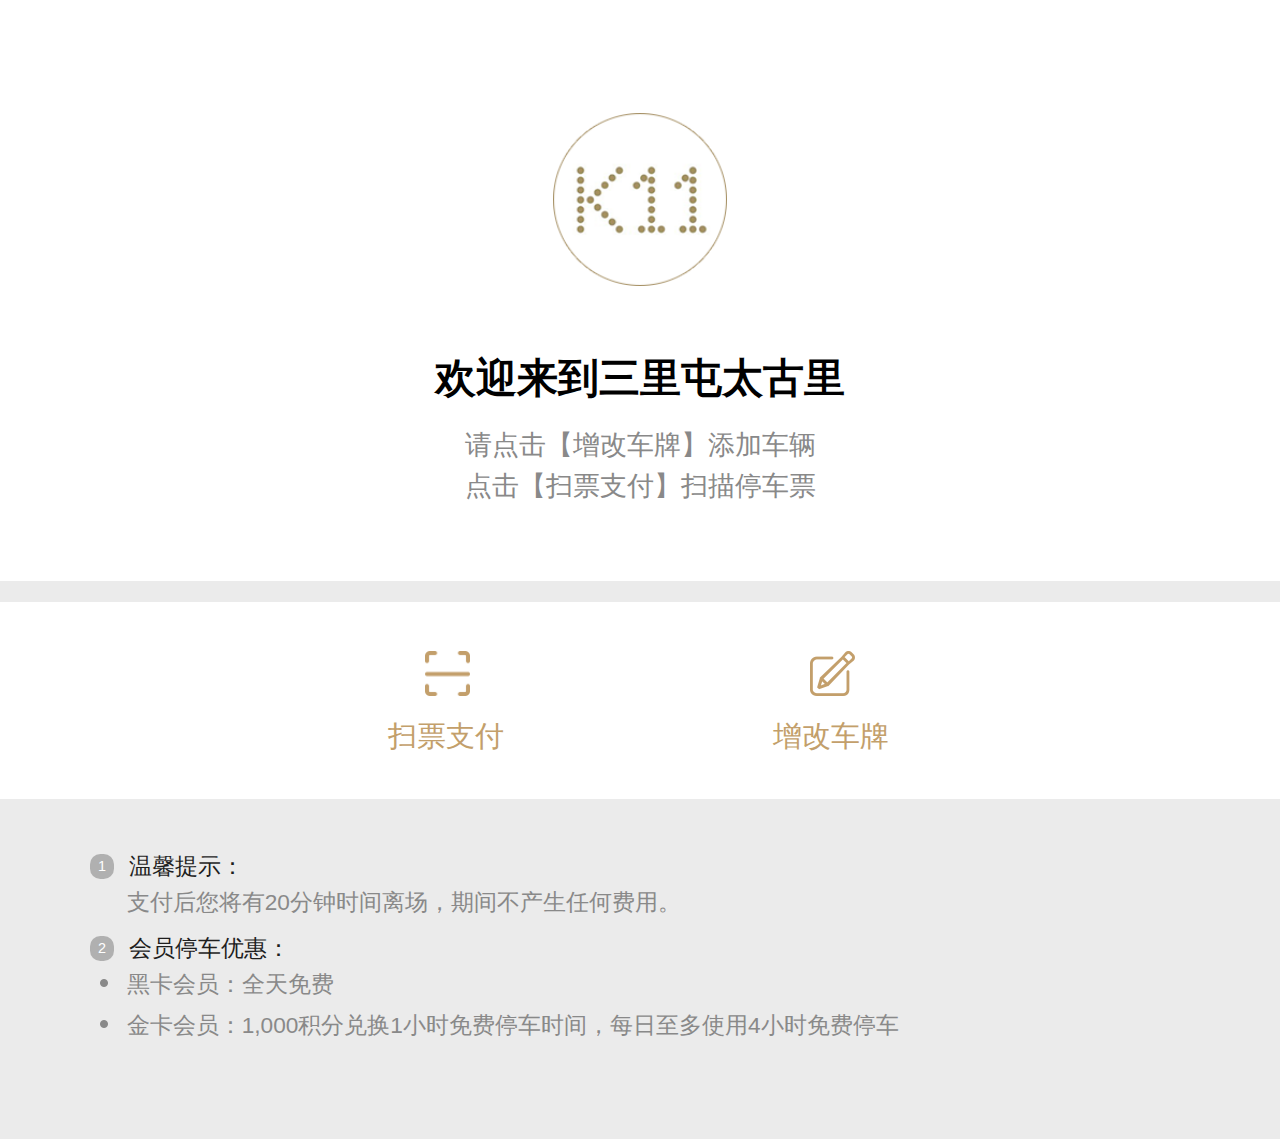
<file: index.html>
<!DOCTYPE html>
<html>

	<head>
		<meta charset="UTF-8">
		<meta name="viewport" content="width=device-width,initial-scale=1,minimum-scale=1,maximum-scale=1,user-scalable=no" />
		<title>支付离场</title>
		<script type="text/javascript" src="js/loading.js" ></script>
		<link rel="stylesheet" href="css/common.css" />
		<link rel="stylesheet" href="css/index.css" />
		<script type="text/javascript" src="js/jquery-2.1.0.js"></script>
	</head>

	<body>
		<!--welcome -->
		<div class="welcome">
			<img class="logo" src="images/logo.png" />
			<h3>欢迎来到三里屯太古里</h3>
			<p class="font">请点击【增改车牌】添加车辆  </p>
			<p class="font">点击【扫票支付】扫描停车票  </p>
		</div>
		<!--welcome end-->
		<!--nav pay-->
		<div class="scan_pay nav">
			<div class="navContent">
				<dl class="navImg">
					<dt ></dt>
					<dd>扫票支付</dd>
				</dl>
				<dl class="navImg addChange">
					<dt ></dt>
					<dd>增改车牌</dd>
				</dl>
			</div>
		</div>
		<!--nav pay end-->
		<!--tip-->
	<div class="tip">
			<p>
				<laber>1</laber>
				温馨提示：<br /> 
				<span>支付后您将有20分钟时间离场，期间不产生任何费用。</span>
			</p>
			<p class="add_dian">
				<laber>2</laber>
				会员停车优惠：<br />
				<span>黑卡会员：全天免费</span><br />
				<span>金卡会员：1,000积分兑换1小时免费停车时间，每日至多使用4小时免费停车</span>
			</p>
		</div>
		<!--tip end-->
	</body>

</html>
</file>
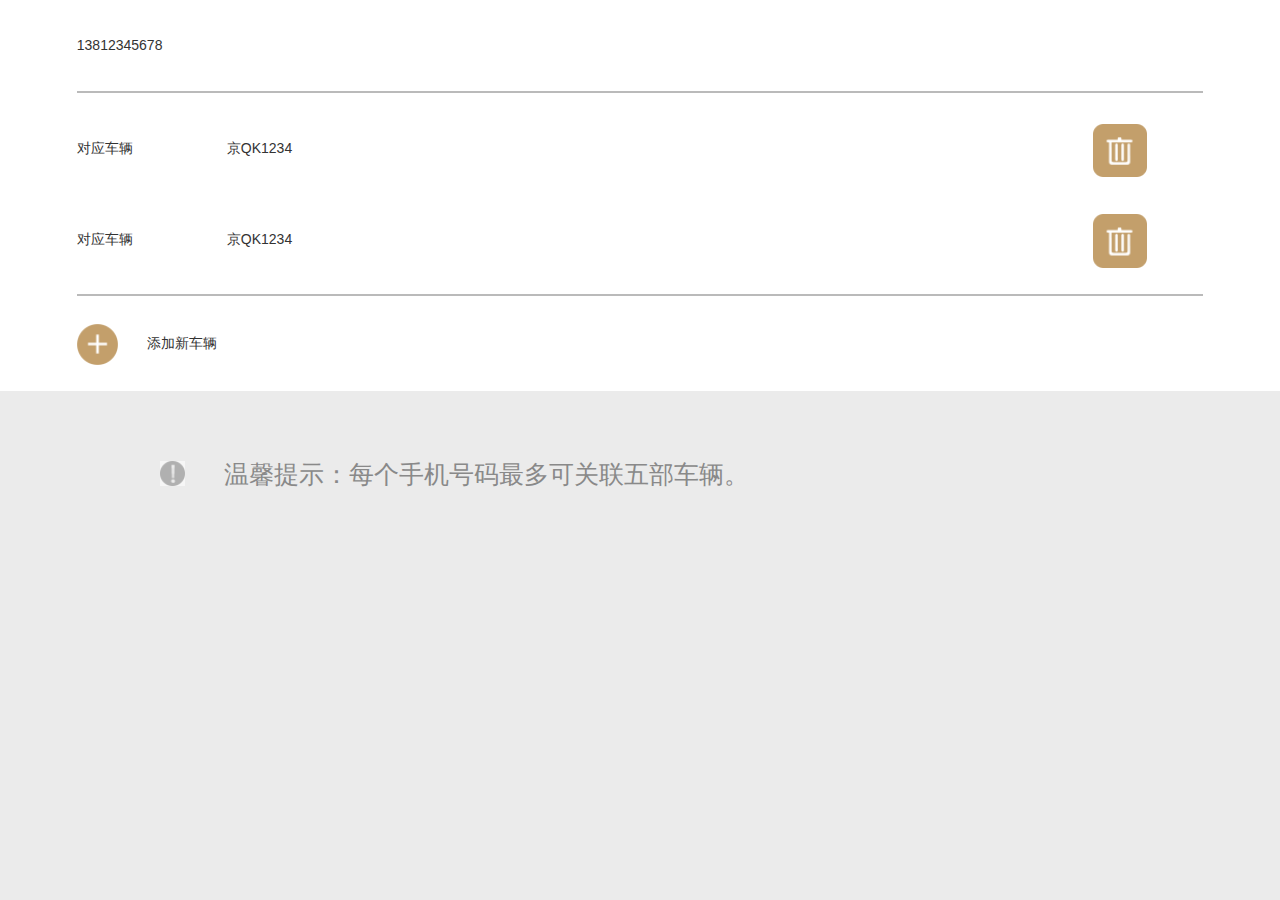
<file: add_card.html>
<!DOCTYPE html>
<html>
	<head>
		<meta charset="UTF-8">
		<meta name="viewport" content="width=device-width,initial-scale=1,minimum-scale=1,maximum-scale=1,user-scalable=no" />
		<meta http-equiv="expires" content="0" />
		<meta http-equiv="Cache-Control" content="no-cache" />
		<meta http-equiv="Pragma" content="no-cache" />
		<title>增改车牌</title>
		<link rel="stylesheet" type="text/css" href="css/bootstrap.css"/>
		<link rel="stylesheet" type="text/css" href="css/common.css"/>
		<link rel="stylesheet" type="text/css" href="css/add_card.css"/>
		<script src="js/jquery-2.1.0.js" type="text/javascript" charset="utf-8"></script>
		<script src="js/bootstrap.min.js" type="text/javascript" charset="utf-8"></script>
	</head>
	<body>
		<div class="carNumWrapper">
			<div class="callNum">13812345678</div>
			<div class="carNum">
				<p>
					<span>对应车辆</span>
					<span>京QK1234</span>
					<img src="images/delete.png" />
				</p>
				<p>
					<span>对应车辆</span>
					<span>京QK1234</span>
					<img src="images/delete.png" />
				</p>
			</div>
			<div class="addCarNum" onclick="showAdd()">
				<img src="images/add.png" />
				<span>添加新车辆</span>
			</div>
		</div>
		<div class="tip">
			温馨提示：每个手机号码最多可关联五部车辆。
		</div>
		<div class="modal fade" id="employeeDlg">
	   		<div class="modal-dialog">
	   			<div class="modal-content">
	   				<div class="modal-header">
	   					<button type="button" class="close" data-dismiss="modal">&times;</button>
	                    <h4 class="modal-title">添加新车辆</h4>
	   				</div>
	   				<div id="sheng">
		   				<span class="shengfen">京</span>	 
		   				<span class="sanjiao"><img src="images/xia.png" width="8" height="5"/></span>	   				
		   				<ul class="down" style="">
							<li>京</li>
		                    <li>津</li>
		                    <li>冀</li>
		                    <li>晋</li>
		                    <li>蒙</li>
		                    <li>辽</li>
		                    <li>吉</li>
		                    <li>黑</li>
		                    <li>沪</li>
		                    <li>苏</li>
		                    <li>浙</li>
		                    <li>皖</li>
		                    <li>闽</li>
		                    <li>赣</li>
		                    <li>鲁</li>
		                    <li>豫</li>
		                    <li>鄂</li>
		                    <li>湘</li>
		                    <li>粤</li>
		                    <li>桂</li>
		                    <li>琼</li>
		                    <li>渝</li>
		                    <li>川</li>
		                    <li>贵</li>
		                    <li>云</li>
		                    <li>藏</li>
		                    <li>陕</li>
		                    <li>甘</li>
		                    <li>青</li>
		                    <li>宁</li>
		                    <li>新</li>
		                    <li>使</li>
						</ul>
		   				<input class="shuru" ng-model="carNumber" placeholder="输入车牌号">
		   			</div>
					<div class="queren" ng-click="add()" data-dismiss="modal">确认并返回</div>
	   			</div>
	   		</div>
	   </div>
	</body>
	<script type="text/javascript">
		function showAdd(){
    		$("#employeeDlg").modal({"backdrop" : "static"});
    	}
		$(".sanjiao").click(function(){
			$(".down").css("display","block");
			$(".sanjiao img").attr("src","images/shang.png");
		});
		$(".down li").click(function(){
			var a = $(this).html();
			$(".shengfen").html(a);
			$(".down").css("display","none");
			$(".sanjiao img").attr("src","images/xia.png");
		});
	</script>
</html>
</file>
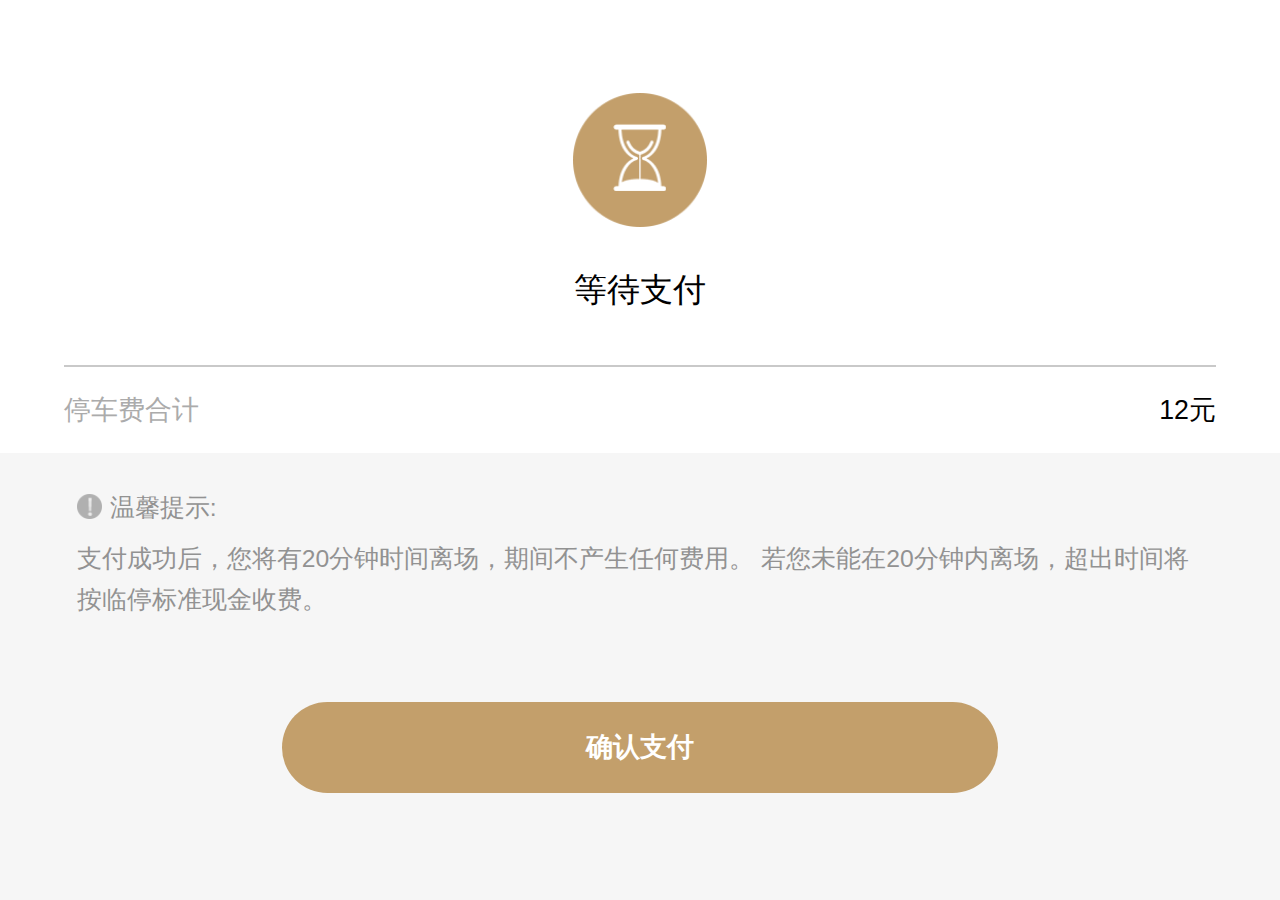
<file: confirm_pay.html>
<!DOCTYPE html>
<html>
	<head>
		<meta charset="UTF-8">
		<meta name="viewport" content="width=device-width,initial-scale=1,minimum-scale=1,maximum-scale=1,user-scalable=no" />
		<meta http-equiv="expires" content="0" />
		<meta http-equiv="Cache-Control" content="no-cache" />
		<meta http-equiv="Pragma" content="no-cache" />
		<title>确认支付</title>
		<script src="js/loading.js" type="text/javascript" charset="utf-8"></script>
		<link rel="stylesheet" type="text/css" href="css/common.css"/>
		<link rel="stylesheet" type="text/css" href="css/confirm_pay.css"/>
		<script src="js/jquery-2.1.0.js" type="text/javascript" charset="utf-8"></script>
	</head>
	<body>
		<div class="confirmPayWrapper">
			<div>
				<p></p>
				<p>等待支付</p>
			</div>
			<div>
				<span>停车费合计</span>
				<span>12元</span>
			</div>
		</div>
		<div class="confirmPayTip">
			<p>温馨提示:</p>
			<p>
				支付成功后，您将有20分钟时间离场，期间不产生任何费用。
				若您未能在20分钟内离场，超出时间将按临停标准现金收费。
			</p>
		</div>
		<div class="confirmPayBtn">
			<p onclick="confirmPay()">确认支付</p>
		</div>
	</body>
	<script type="text/javascript">
		function confirmPay(){
			
		}
	</script>
</html>
</file>
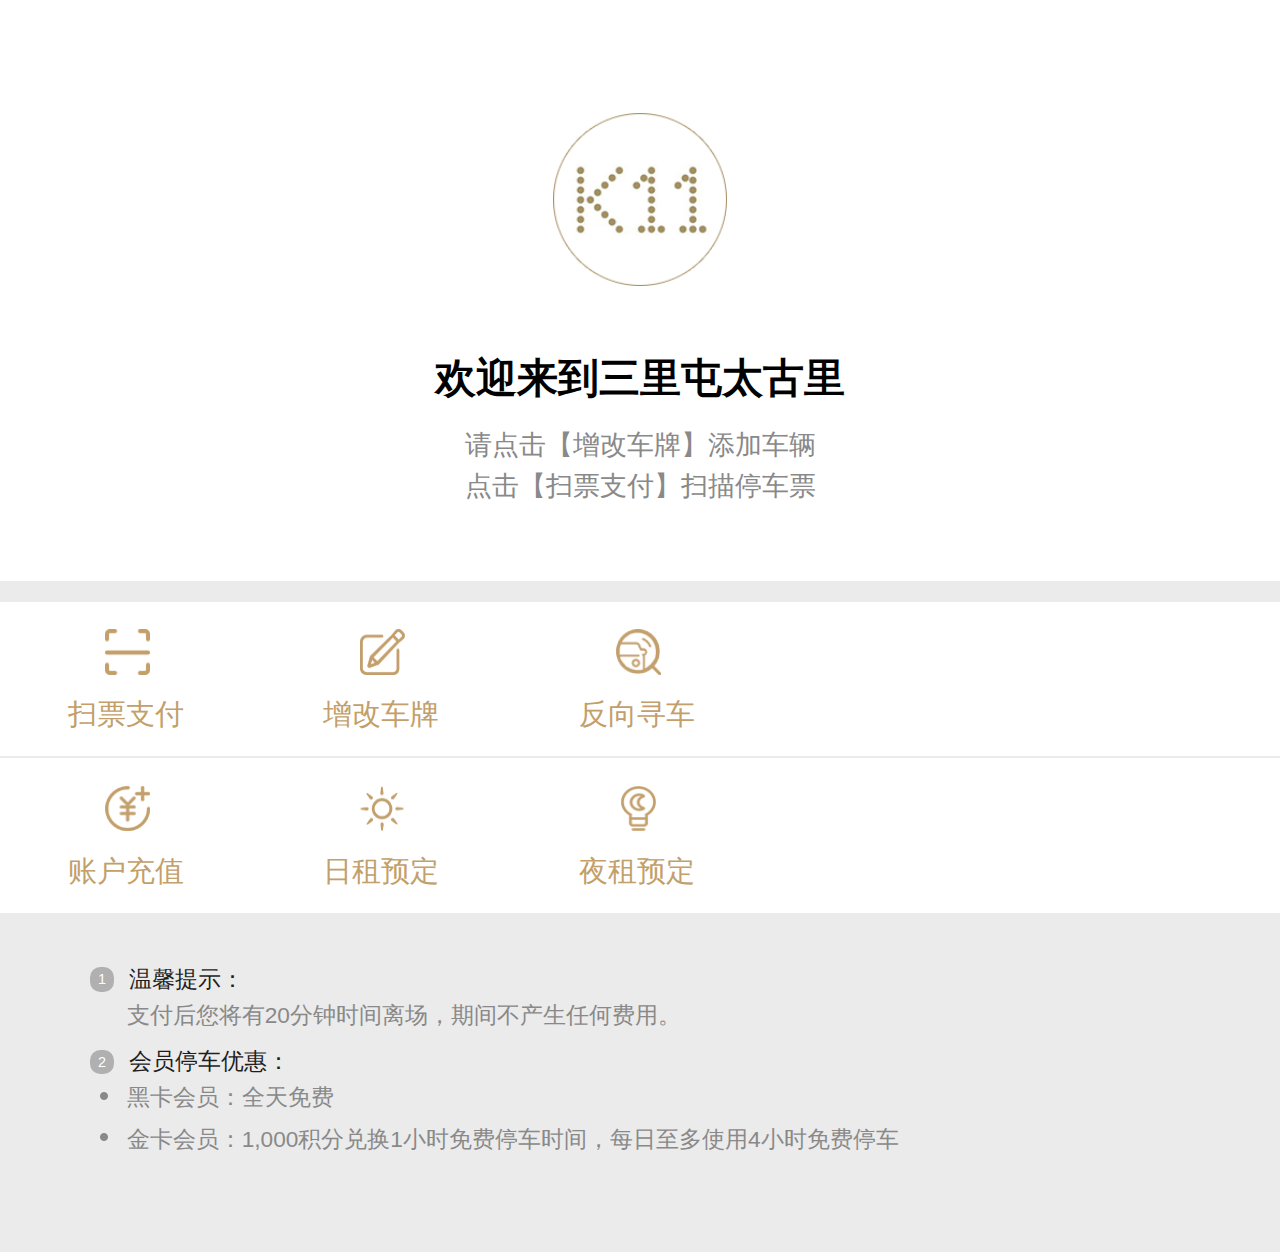
<file: indexNav6.html>
<!DOCTYPE html>
<html>

	<head>
		<meta charset="UTF-8">
		<meta name="viewport" content="width=device-width,initial-scale=1,minimum-scale=1,maximum-scale=1,user-scalable=no" />
		<title>支付离场</title>
		<script type="text/javascript" src="js/loading.js"></script>
		<link rel="stylesheet" href="css/common.css" />
		<link rel="stylesheet" href="css/indexNav6.css" />
		<script type="text/javascript" src="js/jquery-2.1.0.js"></script>
	</head>

	<body>
		<!--welcome -->
		<div class="welcome">
			<img class="logo" src="images/logo.png" />
			<h3>欢迎来到三里屯太古里</h3>
			<p class="font">请点击【增改车牌】添加车辆 </p>
			<p class="font">点击【扫票支付】扫描停车票 </p>
		</div>
		<!--welcome end-->
		<!--nav pay-->
		<div class="scan_pay nav">
			<div class="navContent">
				<dl class="navImg">
					<dt></dt>
					<dd>扫票支付</dd>
				</dl>
				<dl class="navImg addChange">
					<dt></dt>
					<dd>增改车牌</dd>
				</dl>
				<dl class="navImg findCar">
					<dt></dt>
					<dd>反向寻车</dd>
				</dl>
			</div>
		</div>
		<div class="scan_pay nav" id="second">
			<div class="navContent">
				<dl class="navImg recharge">
					<dt></dt>
					<dd>账户充值</dd>
				</dl>
				<dl class="navImg dayRent">
					<dt></dt>
					<dd>日租预定</dd>
				</dl>
				<dl class="navImg nightRent">
					<dt></dt>
					<dd>夜租预定</dd>
				</dl>
			</div>
		</div>
		<!--nav pay end-->
		<!--tip-->
		<div class="tip">
			<p>
				<laber>1</laber>
				温馨提示：<br />
				<span>支付后您将有20分钟时间离场，期间不产生任何费用。</span>
			</p>
			<p class="add_dian">
				<laber>2</laber>
				会员停车优惠：<br />
				<span>黑卡会员：全天免费</span><br />
				<span>金卡会员：1,000积分兑换1小时免费停车时间，每日至多使用4小时免费停车</span>
			</p>
		</div>
		<!--tip end-->
	</body>

</html>
</file>
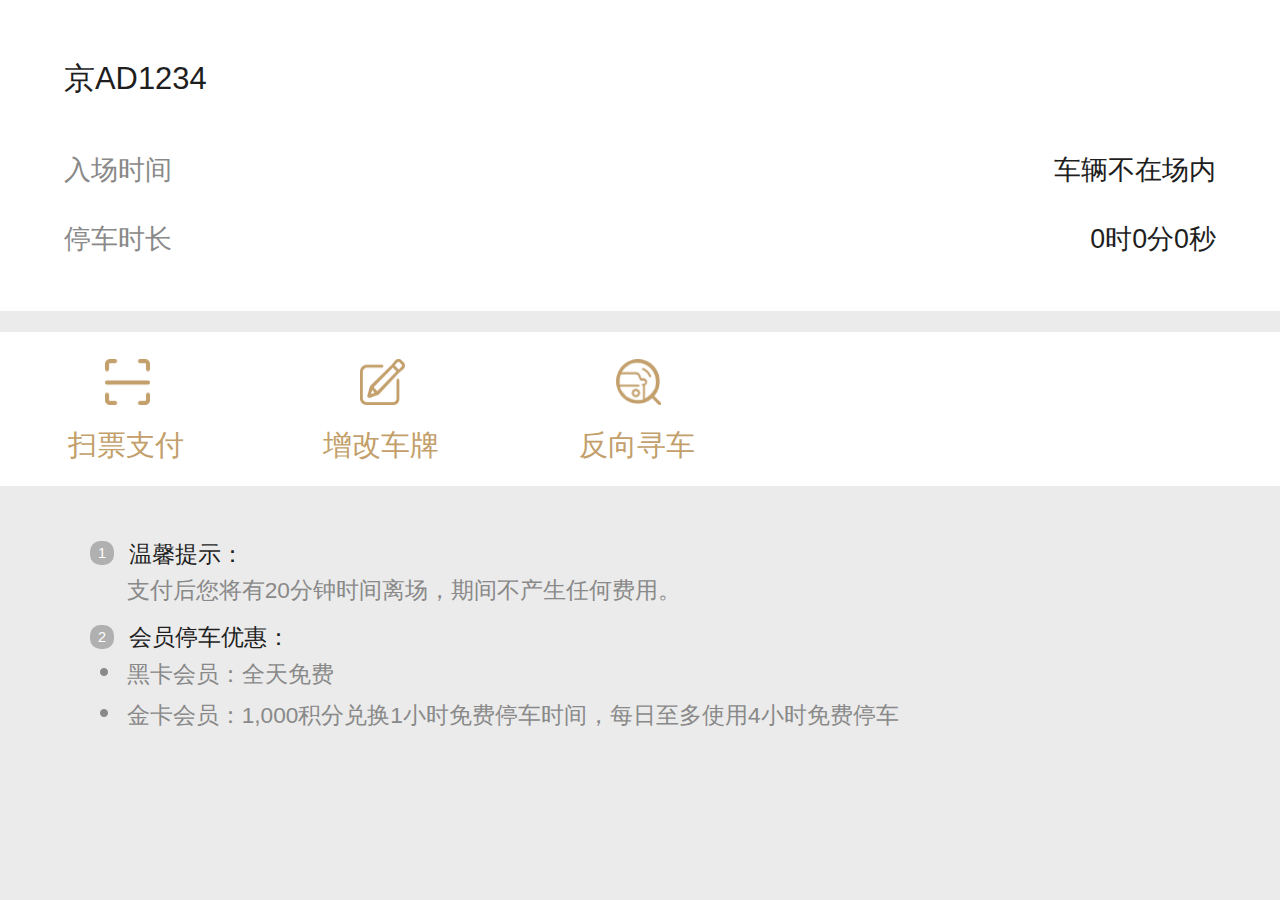
<file: online_pay.html>
<!DOCTYPE html>
<html>

	<head>
		<meta charset="UTF-8">
		<meta name="viewport" content="width=device-width,initial-scale=1,minimum-scale=1,maximum-scale=1,user-scalable=no" />
		<title>支付离场</title>
		<script type="text/javascript" src="js/loading.js"></script>
		<link rel="stylesheet" href="css/bootstrap.css" />
		<link rel="stylesheet" href="css/common.css" />
		<link rel="stylesheet" href="css/index.css" />
		<link rel="stylesheet" href="css/online_pay.css" />
		<script type="text/javascript" src="js/jquery-2.1.0.js"></script>
		<script type="text/javascript" src="js/bootstrap.min.js"></script>
	</head>

	<body>
		<!-- order 场内-->
		<div class="order">
			<!--<p>入场时间<span>2016-09-08 18:34:56</span></p>-->
			<h5 style="color: #1E1E1E;font-size: 0.15rem;">京AD1234</h5>
			<p>入场时间<span>车辆不在场内</span></p>
			<p style="margin-top:0.15rem ;">停车时长<span>0时0分0秒</span></p>
			<!--<div class="border_bottom"></div>-->
			<!--<button id="toPay">去结算</button>
			<div class="pay_off">
				<h5>已支付</h5>
				<h6>您将有20分钟时间离场，期间不产生任何费用。</h6>
			</div>-->
		</div>
		<!--nav-->
		<div class="scan_pay nav">
			<div class="navContent">
				<dl class="navImg">
					<dt></dt>
					<dd>扫票支付</dd>
				</dl>
				<dl class="navImg addChange">
					<dt></dt>
					<dd>增改车牌</dd>
				</dl>
				<dl class="navImg findCar">
					<dt></dt>
					<dd>反向寻车</dd>
				</dl>
			</div>
		</div>
		<!--nav end-->
		<!--order 场内 end-->
		<!--tip-->
		<div class="tip">
			<p>
				<laber>1</laber>
				温馨提示：<br />
				<span>支付后您将有20分钟时间离场，期间不产生任何费用。</span>
			</p>
			<p class="add_dian">
				<laber>2</laber>
				会员停车优惠：<br />
				<span>黑卡会员：全天免费</span><br />
				<span>金卡会员：1,000积分兑换1小时免费停车时间，每日至多使用4小时免费停车</span>
			</p>
		</div>
		<!--tip end-->
		<!--alert-->
		<div class="modal fade" id="confirm">
			<div class="modal-dialog">
				<div class="modal-content">
					<div class="modal-body">
						<p>支付后因您未在规定时间内离场，产生的额外停车费用需在出口处现金支付</p>
					</div>
					<div class="modal-footer">
						<button type="button" class="btn btn-primary" data-dismiss="modal">确认</button>
					</div>
				</div>
			</div>
		</div>
		<!--alert end-->
	</body>

</html>
<script>
	$("#toPay").click(function() {
		$("#confirm").modal({
			"backdrop": "static"
		});
	});
</script>
</file>
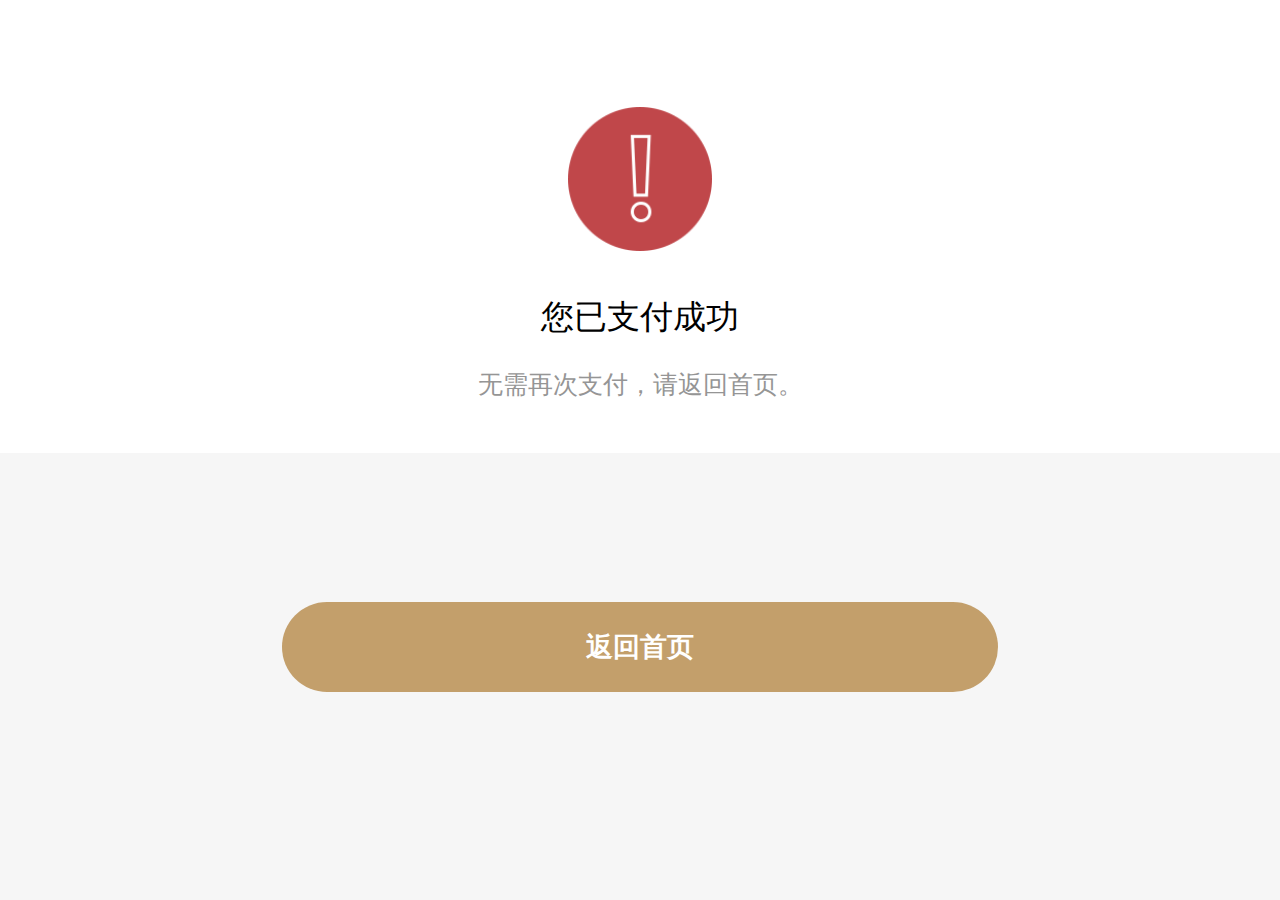
<file: pay_fail.html>
<!DOCTYPE html>
<html>
	<head>
		<meta charset="UTF-8">
		<meta name="viewport" content="width=device-width,initial-scale=1,minimum-scale=1,maximum-scale=1,user-scalable=no" />
		<meta http-equiv="expires" content="0" />
		<meta http-equiv="Cache-Control" content="no-cache" />
		<meta http-equiv="Pragma" content="no-cache" />
		<title>支付失败</title>
		<link rel="stylesheet" type="text/css" href="css/common.css"/>
		<link rel="stylesheet" type="text/css" href="css/pay_success.css"/>
		<script src="js/jquery-2.1.0.js" type="text/javascript" charset="utf-8"></script>
	</head>
	<body>
		<div class="paySuccessWrapper payFailWrapper">
			<div></div>
			<div>
				<p>您已支付成功</p>
				<p>无需再次支付，请返回首页。</p>
			</div>
		</div>
		<div class="paySuccessBtn">
			<p>返回首页</p>
		</div>
	</body>
</html>
</file>
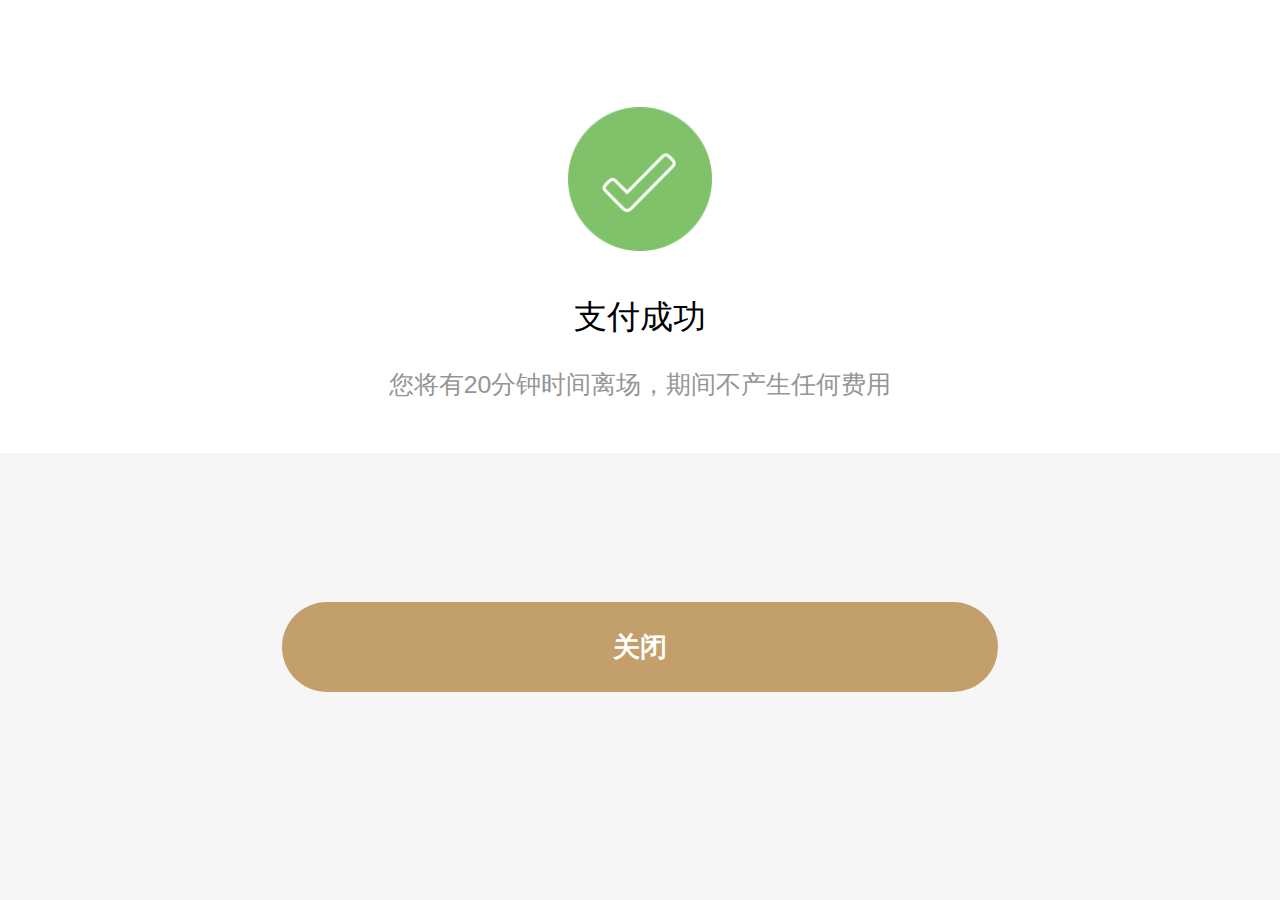
<file: pay_success.html>
<!DOCTYPE html>
<html>
	<head>
		<meta charset="UTF-8">
		<meta name="viewport" content="width=device-width,initial-scale=1,minimum-scale=1,maximum-scale=1,user-scalable=no" />
		<meta http-equiv="expires" content="0" />
		<meta http-equiv="Cache-Control" content="no-cache" />
		<meta http-equiv="Pragma" content="no-cache" />
		<title>支付成功</title>
		<link rel="stylesheet" type="text/css" href="css/common.css"/>
		<link rel="stylesheet" type="text/css" href="css/pay_success.css"/>
		<script src="js/jquery-2.1.0.js" type="text/javascript" charset="utf-8"></script>
	</head>
	<body>
		<div class="paySuccessWrapper">
			<div></div>
			<div>
				<p>支付成功</p>
				<p>您将有20分钟时间离场，期间不产生任何费用</p>
			</div>
		</div>
		<div class="paySuccessBtn">
			<p>关闭</p>
		</div>
	</body>
</html>
</file>
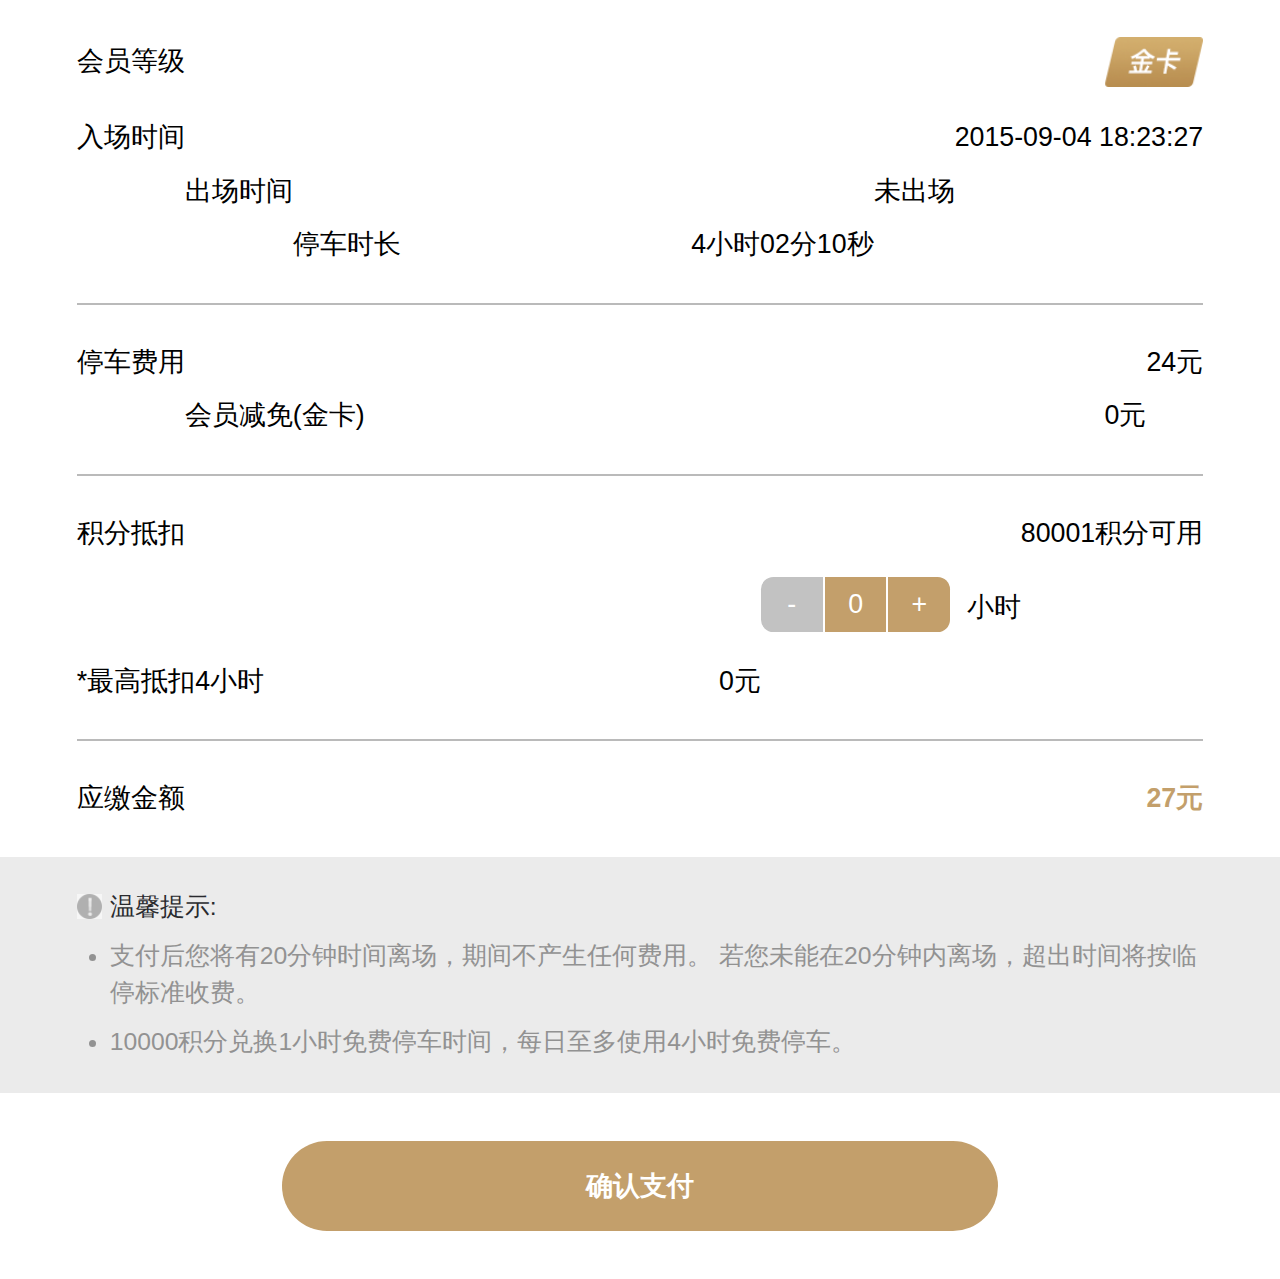
<file: weChat_pay.html>
<!DOCTYPE html>
<html>
	<head>
		<meta charset="UTF-8">
		<meta name="viewport" content="width=device-width,initial-scale=1,minimum-scale=1,maximum-scale=1,user-scalable=no" />
		<meta http-equiv="expires" content="0" />
		<meta http-equiv="Cache-Control" content="no-cache" />
		<meta http-equiv="Pragma" content="no-cache" />
		<title>支付离场</title>
		<script src="js/loading.js" type="text/javascript" charset="utf-8"></script>
		<link rel="stylesheet" type="text/css" href="css/bootstrap.css"/>
		<link rel="stylesheet" type="text/css" href="css/common.css"/>
		<link rel="stylesheet" type="text/css" href="css/weChat_pay.css"/>
		<script src="js/jquery-2.1.0.js" type="text/javascript" charset="utf-8"></script>
		<script src="js/bootstrap.min.js" type="text/javascript" charset="utf-8"></script>
	</head>
	<body>
		<!--WeChat info-->
		<div class="WeChatPayWrapper">
			<!--car numberInfo、start time and end time-->
			<div class="timeInfo">
				<p class="numberLevel">
					<span>会员等级</span>
					<span><img src="images/puCard.png"/></span>
				</p>
				<p>
					<span>入场时间</span>
					<span>2015-09-04 18:23:27</span>
				</p>
				<p>
					<span>出场时间</span>
					<span>未出场</span>
				</p>
				<p>
					<span>停车时长</span>
					<span>4小时02分10秒</span>
				</p>
			</div>
			<!--car pay and number down-->
			<div class="parkingFee">
				<p>
					<span>停车费用</span>
					<span>24元</span>
				</p>
				<p>
					<span>会员减免(<b class="cardType">黑卡</b>)</span>
					<span>0元</span>
				</p>
			</div>
			<!--score deduction-->
			<div class="scoreDown">
				<p>
					<span>积分抵扣</span>
					<span><b class="score">80001</b>积分可用</span>
				</p>
				<p class="scoreCount">
					<span>
						<input type="button" name="minus" id="minus" value="-" readonly="readonly"/>
						<input type="text" name="num" id="num" value="0" readonly="readonly"/>
						<input type="button" name="plus" id="plus" value="+" readonly="readonly" />
						<span>小时</span>
					</span>
				</p>
				<p>
					<span>*最高抵扣4小时</span>
					<span><b class="payDown">0</b>元</span>
				</p>
			</div>
			<!--should pay-->
			<div class="shouldPay">
				<p>
					<span>应缴金额</span>
					<span><b class="shouldPayMoney">27</b>元</span>
				</p>
			</div>
		</div>
		<!--weChatPay tip-->
		<div class="weChatPayTip">
			<p>温馨提示:</p>
			<ul>
				<li>
					支付后您将有20分钟时间离场，期间不产生任何费用。
					若您未能在20分钟内离场，超出时间将按临停标准收费。
				</li>
				<li>
					10000积分兑换1小时免费停车时间，每日至多使用4小时免费停车。
				</li>
			</ul>
		</div>
		<!--weChatPay button-->
		<div class="weChatBtn">
			<p>确认支付</p>
		</div>
		<!--tip box-->
		<div class="modal fade" id="confirm">
	   		<div class="modal-dialog">
	   			<div class="modal-content">
	   				<div class="modal-body">
						<p>操作完成后请在20分钟内离场，若超时未离场，产生的费用需在出口处现金支付。</p>
					</div>
					<div class="modal-footer">
						<button type="button" class="btn btn-default" data-dismiss="modal">取消</button>
						<button type="button" class="btn btn-primary btnChange">确认支付</button>
					</div>
	   			</div>
	   		</div>
	    </div>
	</body>
	<script type="text/javascript">
		//score deduction
		//如果该账户积分不足抵扣一小时停车费的或在免费时长内，即置灰积分抵扣部分
		var scoreCurrent = $(".score").html();
		var payCurrent = $(".shouldPayMoney").html();
		if(scoreCurrent < 10000 || payCurrent == 0){
			$(".scoreDown p").css("color","#c2c2c2");
			$(".scoreDown .scoreCount span input").css("background","#c2c2c2");
			$("#minus").attr("disabled","disabled");
			$("#plus").attr("disabled","disabled");
		}
		//如果积分满足抵扣一小时停车费，即可以使用积分抵扣
		$("#plus").click(function(){
			var numHours = $("#num").val();
			var scoreCurrent = parseFloat($(".score").html());
			var payCurrent = parseFloat($(".shouldPayMoney").html());
			var payDown;
			var downHours = Math.ceil((parseFloat(27) - 15) / 14 + 1);
			$("#minus").css("background","#C39F6B");
			$("#minus").removeAttr("disabled","disabled");
			if(numHours < 4 && scoreCurrent > 10000 && numHours <= downHours){
				numHours++;
				$("#num").val(numHours);
				scoreCurrent = scoreCurrent - 10000;
				$(".score").html(scoreCurrent);
				if(parseFloat(27) < 15){
					payDown = -payCurrent;
					$(".payDown").html(payDown);
					$(".shouldPayMoney").html(0)
				}else{
					if(numHours == 1){
						payDown = -15;
						$(".payDown").html(payDown);
						payCurrent = parseFloat(27) + parseFloat(payDown);
						$(".shouldPayMoney").html(payCurrent);
					}else  if(numHours > 1 && numHours < downHours){
						payDown = -15 + (numHours - 1) *(-14);
						$(".payDown").html(payDown);
						payCurrent = parseFloat(27) + parseFloat(payDown);
						$(".shouldPayMoney").html(payCurrent);
					}else{
						payDown = -(parseFloat(27));
						$(".payDown").html(payDown);
						$(".shouldPayMoney").html(0);
					}
				}
				if(scoreCurrent < 10000 || downHours <= numHours || numHours == 4){
					console.log(downHours,numHours)
					$("#plus").attr("disabled","disabled");
					$("#plus").css("background","#C2C2C2");
				}
			}
		});
		$("#minus").click(function(){
			var numHours = $("#num").val();
			var scoreCurrent = parseFloat($(".score").html());
			var payCurrent = parseFloat($(".shouldPayMoney").html());
			var payDown;
			var downHours = Math.ceil((parseFloat(27) - 15) / 14 + 1);
			$("#plus").css("background","#C39F6B");
			$("#plus").removeAttr("disabled","disabled");
			if(numHours > 0){
				numHours--;
				$("#num").val(numHours);
				scoreCurrent = scoreCurrent + 10000;
				$(".score").html(scoreCurrent);
				if(parseFloat(27) < 15){
					payDown = 0;
					$(".payDown").html(payDown);
					$(".shouldPayMoney").html(27)
				}else{
					if(numHours == 1){
						payDown = -15;
						$(".payDown").html(payDown);
						payCurrent = parseFloat(27) + parseFloat(payDown);
						$(".shouldPayMoney").html(payCurrent);
					}else  if(numHours > 1 && numHours < downHours){
						payDown = -15 + (numHours - 1) *(-14);
						$(".payDown").html(payDown);
						payCurrent = parseFloat(27) + parseFloat(payDown);
						$(".shouldPayMoney").html(payCurrent);
					}else{
						payDown = -(parseFloat(0));
						$(".payDown").html(payDown);
						$(".shouldPayMoney").html(27);
					}
				}
			}
			if(numHours == 0){
				$("#minus").attr("disabled","disabled");
				$("#minus").css("background","#C2C2C2");
			}
		});
		//黑卡会员全天减免  应缴金额为0  weChatBtn变为 确认离场
		if($(".shouldPay .shouldPayMoney").html() == "0"){
			$(".weChatBtn p").html("确认离场");
		}else{
			$(".weChatBtn p").html("确认支付");
		}
		//click weChatBtn  if shouldPay==0  弹出框为确认离场
		//else 弹出框为确认支付
		$(".weChatBtn p").click(function(){
			if($(".shouldPay .shouldPayMoney").html() == "0元"){
				$("#confirm .btnChange").html("确认离场")
				$("#confirm").modal({"backdrop" : "static"});
			}else{
				$("#confirm .btnChange").html("确认支付")
				$("#confirm").modal({"backdrop" : "static"});
			}
		});
		//number deduction:puCard、goldCard、blackCard
		//黑卡会员可以全天免费停车，其他等级会员没有减免优惠
		//金卡会员可以使用积分抵扣，普卡不可以使用积分抵扣
		var cardType = "GG";//${cardType}
		if(cardType == "GG"){
			$(".cardType").html("金卡");
			$(".numberLevel span:last-child img").attr("src","images/goldCard.png");
		}else if(cardType == "BB"){
			$(".cardType").html("黑卡");
			$(".numberLevel span:last-child img").attr("src","images/blackCard.png");
			$(".scoreDown p").css("color","#c2c2c2");
			$(".scoreDown .scoreCount span input").css("background","#c2c2c2");
			$("#minus").attr("disabled","disabled");
			$("#plus").attr("disabled","disabled");
		}else{
			$(".cardType").html("普卡");
			$(".numberLevel span:last-child img").attr("src","images/puCard.png");
			$(".scoreDown p").css("color","#c2c2c2");
			$(".scoreDown .scoreCount span input").css("background","#c2c2c2");
			$("#minus").attr("disabled","disabled");
			$("#plus").attr("disabled","disabled");
		}
	</script>
</html>
</file>
<file: css/common.css>
*{
	margin: 0;
	padding: 0;
}
html{
	font-size: 100px;
}
body{
	width: 100%;
	height: 100%;
	overflow: auto;
	background: #ebebeb;
}
html,body {
	font-family: PingFangSC-Regular,Helvetica,"Droid Sans",Arial,sans-serif;
}
a{
	text-decoration: none;
}
ul li{
	list-style: none;
}
input{
	outline: none;
}
.weui_dialog{
	border-radius: 15px;
	width: 72%;
	left: 14%;
}
.weui_dialog_bd{
	color: #000000;
}

.weui_btn_dialog.primary{
	color: #216ec3;
}

@media screen and (max-width:320px) {
	html {
		font-size: 86px;
	}
}
@media screen and (min-width:360px) {
	html {
		font-size: 96px;
	}
}
@media screen and (min-width:412px) {
	html {
		font-size: 110px;
	}
}
@media screen and (min-width:414px) {
	html {
		font-size: 111px;
	}
}
@media screen and (min-width:768px) {
	html {
		font-size: 206px;
	}
}
</file>
<file: css/index.css>
/*welcome*/
.welcome{
	width: 100%;
	height:2.82rem ;
	background: #fff;
	text-align: center;
	float: left;
}
.welcome h3{
	font-size: 0.2rem;
	color:#000 ;
	margin-bottom: 0.09rem;
}
.logo{
	weight:0.84rem;
	height:0.84rem;
	display: block;
	margin: 0 auto;
	margin-top: 0.55rem;
	margin-bottom: 0.31rem;
}
.tip_txt{
	font-size: 0.12rem;
	color: #898989;
}
.font{
	color: #898989;
	font-size: 0.13rem;
	line-height: 0.2rem;
	
}
/*welcome end*/
/* scan_pay */
.scan_pay{
	clear: left;
	width: 100%;
	height:0.96rem ;
	background: #fff;
	float: left;
}

/*scan_pay end*/
/*nav*/
.nav{
	margin-top: 0.1rem;
	justify-content: center;
	align-items: center;
	display: flex;
}
.navContent{
	margin: 0 auto;
	width: 2.45rem;
	height: 0.48rem;
}
.navContent dl{
	width:0.58rem ;
	height: 0.48rem;
}
.navImg{
	float: left;
}
.navImg dt{
	height:0.22rem ;
	margin-bottom: 0.1rem;
	background: url(../images/nav_03.png) no-repeat center center;
	background-size:0.22rem 0.22rem ;
}
.addChange{
	float: right;
}
.addChange dt{
	/*float: right;*/
	background: url(../images/nav_05.png) no-repeat center center;
	background-size:0.22rem 0.22rem ;
}
.navContent dd{
	font-size: 0.14rem;
	color: #C39F6B;
}
/*nav end*/
/*tip*/
.tip{
	clear: left;
	width: 86%;
	height: 1.5rem;
	padding: 0 7%;
	padding-top:0.15rem ;
}
.tip p{
	width:100% ;
	font-size: 0.11rem;
	color: #1E1E1E;
	/*margin-top: 0.1rem;*/
}
.tip p laber{
	color: #fff;
	background: #b0b0b0;
	width: 0.12rem;
	height: 0.12rem;
	display: inline-block;
	text-align: center;
	line-height: 0.12rem;
	border-radius:0.05rem ;
	font-size: 0.07rem;
	float: left;
	margin-top: 0.015rem;
	margin-right:0.07rem ;
	}
.tip p span{
	color: #898989;
	line-height: 0.2rem;
}
.tip p span b{
	font-size: 0.18rem;
}
.tip p:first-child{
	margin-top: 0.1rem;
}
.tip p:first-child span{
	display: block;
	padding-left: .18rem;
	/*line-height: .24rem;*/
	margin-bottom: 0.05rem;
	
}
.tip p:last-child span{	
	
}
.add_dian span{
	padding-left: .18rem;
	display: inline-block;
	width: 100%;
	height:100%;
	background: url(../images/dian_03.png) no-repeat  0.05rem 0.07rem;
	background-size: 0.04rem 0.04rem;
}
/*tip end*/
</file>
<file: css/add_card.css>
.carNumWrapper{
	width: 100%;
	background: #FFFFFF;
}
.callNum{
	width: 88%;
	margin: 0 auto;
	height: .44rem;
	line-height: .44rem;
	border-bottom: .01rem solid #bababa;
}
.carNum{
	width: 88%;
	margin: 0 auto;
	padding: .05rem 0;
	border-bottom: .01rem solid #bababa;
}
.carNum p{
	width: 100%;
	height: .44rem;
	line-height: .44rem;
}
.carNum p span:first-child{
	margin-right: 8%;
}
.carNum p img{
	width: .26rem;
	height: .26rem;
	float: right;
	margin-top: .1rem;
	margin-right: 5%;
}
.addCarNum{
	width: 88%;
	margin: 0 auto;
	height: .46rem;
	line-height: .46rem;
}
.addCarNum img{
	width: .2rem;
	height: .2rem;
	margin-right: .12rem;
}
.tip{
	width: 70%;
	margin: .32rem auto 0;
	background: url(../images/tip.png) no-repeat left .02rem;
	background-size: .12rem .12rem;
	font-size: .12rem;
	color: #898989;
	padding-left: 5%;
}
.shuru{
	width: 68%;
	height: .4rem;
	outline: none;
	border: none;
	border-bottom: .01rem solid #e5e5e5;
	padding: 0 .15rem;
	margin-top: .1rem;

}
div.queren{
	position: relative;
	margin: 0 auto;
	background: #C39F6B;
	color: #fff;
	font-size: .18rem;
	text-align: center;
	border-radius: .05rem;
	padding: .1rem;
	margin-top: .2rem;
}
.dis{
	pointer-events: none;
}
.sanjiao{
	display: inline-block;
	border: 1px solid #C0A16B;
	border-left:none ;
	height: 40px;
	margin-top: 10px;
	float: left;
	width: 20px;
}
.sanjiao img{
	display: block;
	margin: 17px auto;
}
.errorMessage{
 	color: red;
 	margin-left: 10px;
 	/*margin:10px 0 ;*/
}
.down{
	background: #fff;
	display: none;
	z-index: 1000;
	position: absolute;
	top: 1.1rem;
	left: .1rem;
	width: 11%;
	height: 3.4rem;
	overflow-y: auto;
	overflow-x: hidden;
}
.down li{
	margin-left: 0.1rem;
	height: .3rem;
	line-height: .3rem;
	color: #000;
}
.shengfen{
	margin-left: 10px;
	color: #C0A16B;
	display: inline-block;
	width: 11%;
	height: 40px;
	border: 1px solid #C0A16B;
	opacity: 0.8;
	float: left;
	text-align: center;
	line-height: 40px;
	margin-top: 10px;
}
#sheng{
	width: 100%;
	height: 0.5rem;
	
}
</file>
<file: css/confirm_pay.css>
/*body color*/
body{
	background: #f6f6f6;
}
/*confirm_pay top*/
.confirmPayWrapper{
	width: 100%;
	height: 2.2rem;
	background: #FFFFFF;
}
.confirmPayWrapper div:first-child{
	width: 90%;
	height: 1.77rem;
	margin: 0 auto;
	border-bottom: .01rem solid #c9c9c9;
}
.confirmPayWrapper div:first-child p:first-child{
	width: 100%;
	height: 1.1rem;
	background: url(../images/wait_pay.png) no-repeat bottom center;
	background-size: .65rem .65rem;
}
.confirmPayWrapper div:first-child p:last-child{
	width: 100%;
	font-size: .16rem;
	color: #000000;
	text-align: center;
	margin-top: .2rem;
}
.confirmPayWrapper div:last-child{
	width: 90%;
	height: .42rem;
	line-height: .42rem;
	margin: 0 auto;
}
.confirmPayWrapper div:last-child span:first-child{
	float: left;
	font-size: .13rem;
	color: #ababab;
}
.confirmPayWrapper div:last-child span:last-child{
	float: right;
	font-size: .13rem;
	color: #000000;
}
/*confirm_pay tip*/
.confirmPayTip{
	width: 88%;
	margin: .12rem auto .4rem;
	font-size: .12rem;
	color: #929292;
}
.confirmPayTip p:first-child{
	width: 100%;
	height: .29rem;
	padding-left: .16rem;
	line-height: .29rem;
	background: url(../images/tip.png) no-repeat left .08rem;
	background-size: .12rem .12rem;
}
.confirmPayTip p:last-child{
	width: 100%;
	line-height: .2rem;
}
/*confirm_pay button*/
.confirmPayBtn{
	width: 100%;
	height: .44rem;
}
.confirmPayBtn p{
	width: 56%;
	height: .44rem;
	color: #FFFFFF;
	font-size: .13rem;
	text-align: center;
	line-height: .44rem;
	font-weight: bold;
	background: #C39F6B;
	border-radius: .22rem;
	margin: 0 auto;
}
</file>
<file: css/indexNav6.css>
/*welcome*/
.welcome{
	width: 100%;
	height:2.82rem ;
	background: #fff;
	text-align: center;
	float: left;
}
.welcome h3{
	font-size: 0.2rem;
	color:#000 ;
	margin-bottom: 0.09rem;
}
.logo{
	weight:0.84rem;
	height:0.84rem;
	display: block;
	margin: 0 auto;
	margin-top: 0.55rem;
	margin-bottom: 0.31rem;
}
.tip_txt{
	font-size: 0.12rem;
	color: #898989;
}
.font{
	color: #898989;
	font-size: 0.13rem;
	line-height: 0.2rem;
	
}
/*welcome end*/
/* scan_pay */
.scan_pay{
	clear: left;
	width: 100%;
	height:0.75rem ;
	background: #fff;
	float: left;
}
/*scan_pay end*/
/*nav*/
.nav{
	margin-top: 0.1rem;
	justify-content: center;
	align-items: center;
	display: flex;
}
.navContent{
	margin: 0 auto;
	width: 100%;
	height: 0.48rem;
	
}
.navContent dl{
	width:0.58rem ;
	height: 0.48rem;
	margin: 0 0.33rem;
	float: left;
}
#second{
	border-top:0.01rem solid #ebebeb ;
	margin-top: 0;
}
.navImg dt{
	height:0.22rem ;
	margin-bottom: 0.1rem;
	background: url(../images/nav_03.png) no-repeat center center;
	background-size:0.22rem 0.22rem ;
}
.addChange{
	
}
.addChange dt{
	background: url(../images/nav_05.png) no-repeat center center;
	background-size:0.22rem 0.22rem ;
}
.findCar dt{
	background: url(../images/nav_08.png) no-repeat center center;
	background-size:0.22rem 0.22rem ;
}
.recharge dt{
	background: url(../images/nav_17.png) no-repeat center center;
	background-size:0.22rem 0.22rem ;
}
.dayRent dt{
	background: url(../images/nav_14.png) no-repeat center center;
	background-size:0.22rem 0.22rem ;
}
.nightRent dt{
	background: url(../images/nav_20.png) no-repeat center center;
	background-size:0.17rem 0.22rem ;
}
.navContent dd{
	font-size: 0.14rem;
	color: #C39F6B;
	/*font-weight: bold;*/
}
/*nav end*/
/*tip*/
.tip{
	clear: left;
	width: 86%;
	height: 1.5rem;
	padding: 0 7%;
	padding-top:0.15rem ;
}
.tip p{
	width:100% ;
	font-size: 0.11rem;
	color: #1E1E1E;
	/*margin-top: 0.1rem;*/
}
.tip p laber{
	color: #fff;
	background: #b0b0b0;
	width: 0.12rem;
	height: 0.12rem;
	display: inline-block;
	text-align: center;
	line-height: 0.12rem;
	border-radius:0.05rem ;
	font-size: 0.07rem;
	float: left;
	margin-top: 0.015rem;
	margin-right:0.07rem ;
	}
.tip p span{
	color: #898989;
	line-height: 0.2rem;
}
.tip p span b{
	font-size: 0.18rem;
}
.tip p:first-child{
	margin-top: 0.1rem;
}
.tip p:first-child span{
	display: block;
	padding-left: .18rem;
	/*line-height: .24rem;*/
	margin-bottom: 0.05rem;
	
}
.tip p:last-child span{	
	
}
.add_dian span{
	padding-left: .18rem;
	display: inline-block;
	width: 100%;
	height:100%;
	background: url(../images/dian_03.png) no-repeat  0.05rem 0.07rem;
	background-size: 0.04rem 0.04rem;
}
/*tip end*/
</file>
<file: css/online_pay.css>
/* order 场内*/
.order{
	width: 90%;
	height: 1.26rem;
	background: #fff;
	padding: 0 5%;
	padding-top:0.25rem ;
}
.order h3{
	font-size: 0.14rem;
}
.order p{
	font-size: 0.13rem;
	color: #898989;
	width: 100%;
	margin-top: 0.27rem;	
}
.order p:first-child{
	margin-top: 0rem;
}
.order p span{
	float: right;
	color: #1E1E1E;
}
.order p label{
	float: right;
	color: #c39f6b;
	/*color: #1E1E1E;*/
}
.order .border_bottom{
	border-bottom: 1px solid #cccccc ;
	margin-top: 0.23rem;
	margin-bottom: 0.28rem;
}
.order button{
	width: 2rem;
	height: 0.44rem;
	border-radius:0.22rem ;
	background: #C39F6B;
	color: #fff;
	border: none;
	font-size: 0.13rem;
	font-weight: bold;
	margin: 0 auto;
	display: block;	
	/*letter-spacing: 0.08rem;*/
	display: none;
}
.pay_off{
	/*display: none;*/
	
}
.pay_off h5{
	width: 0.75rem;
	text-align: center;
	color: #C39F6B;
	background: url(../images/yes.png) no-repeat 0 0;
	background-size:0.13rem 0.13rem ;
	font-size: 0.13rem;
	margin: 0 auto;
}
.pay_off h6{
	font-size: 0.13rem;
	font-weight: normal;
	text-align: center;
	margin-top:0.13rem ;
}
/*order 场内 end*/

/*alert*/
#confirm .modal-dialog{
	margin: 1.8rem .4rem 0;
}
#confirm .modal-dialog .modal-body p{
	margin: .15rem .15rem .05rem;
}
#confirm .btn-primary{
	background: #C39F6B; 
	border: 0; 
	outline: none;
}
/*alert end*/
/* scan_pay */
.scan_pay{
	clear: left;
	width: 100%;
	height:0.75rem ;
	background: #fff;
	float: left;
}
/*scan_pay end*/
/*nav*/
.nav{
	margin-top: 0.1rem;
	justify-content: center;
	align-items: center;
	display: flex;
}
.navContent{
	margin: 0 auto;
	width: 100%;
	height: 0.48rem;
	
}
.navContent dl{
	width:0.58rem ;
	height: 0.48rem;
	margin: 0 0.33rem;
	float: left;
}
#second{
	border-top:0.01rem solid #ebebeb ;
	margin-top: 0;
}
.navImg dt{
	height:0.22rem ;
	margin-bottom: 0.1rem;
	background: url(../images/nav_03.png) no-repeat center center;
	background-size:0.22rem 0.22rem ;
}
.addChange{
	
}
.addChange dt{
	background: url(../images/nav_05.png) no-repeat center center;
	background-size:0.22rem 0.22rem ;
}
.findCar dt{
	background: url(../images/nav_08.png) no-repeat center center;
	background-size:0.22rem 0.22rem ;
}
.recharge dt{
	background: url(../images/nav_17.png) no-repeat center center;
	background-size:0.22rem 0.22rem ;
}
.dayRent dt{
	background: url(../images/nav_14.png) no-repeat center center;
	background-size:0.22rem 0.22rem ;
}
.nightRent dt{
	background: url(../images/nav_20.png) no-repeat center center;
	background-size:0.17rem 0.22rem ;
}
.navContent dd{
	font-size: 0.14rem;
	color: #C39F6B;
	/*font-weight: bold;*/
}
/*nav end*/
</file>
<file: css/pay_success.css>
body{
	background: #F6F6F6;
}
.paySuccessWrapper{
	width: 100%;
	height: 2.2rem;
	background: #FFFFFF;
}
.paySuccessWrapper div:first-child{
	width: 100%;
	height: 1.22rem;
	background: url(../images/paySuccess.png) no-repeat bottom center;
	background-size: .7rem .7rem;
}
.payFailWrapper div:first-child{
	width: 100%;
	height: 1.22rem;
	background: url(../images/payFailed.png) no-repeat bottom center;
	background-size: .7rem .7rem;
}
.paySuccessWrapper div:last-child{
	width: 100%;
}
.paySuccessWrapper div:last-child p{
	text-align: center;
}
.paySuccessWrapper div:last-child p:first-child{
	color: #000000;
	font-size: .16rem;
	margin-top: .21rem;
}
.paySuccessWrapper div:last-child p:last-child{
	color: #959595;
	font-size: .12rem;
	margin-top: .14rem;
}
.paySuccessBtn{
	width: 100%;
	margin-top: .72rem;
}
.paySuccessBtn p{
	width: 56%;
	height: .44rem;
	color: #FFFFFF;
	font-size: .13rem;
	text-align: center;
	line-height: .44rem;
	font-weight: bold;
	background: #C39F6B;
	border-radius: .22rem;
	margin: 0 auto;
}
</file>
<file: css/weChat_pay.css>
/*body color*/
body{
	background: #FFFFFF;
}
/*WeChatPay info*/
.WeChatPayWrapper{
	width: 100%;
	background: #FFFFFF;
}
/*timeInfo*/
.timeInfo{
	width: 88%;
	margin: 0 auto;
	color: #000000;
	font-size: .13rem;
	padding: .06rem 0 .15rem;
	border-bottom: .01rem solid #bababa;
}
.timeInfo p,
.parkingFee p,
.scoreDown p,
.shouldPay p{
	width: 100%;
	height: .26rem;
	line-height: .26rem;
}
.timeInfo .numberLevel{
	height: .48rem;
	line-height: .48rem;
}
.timeInfo .numberLevel span img{
	height: .24rem;
	margin-top: .12rem;
	float: right;
}
.timeInfo p span:first-child,
.parkingFee p span:first-child,
.scoreDown p span:first-child,
.shouldPay p span:first-child{
	float: left;
}
.timeInfo p span:last-child,
.parkingFee p span:last-child,
.scoreDown p span:last-child,
.shouldPay p span:last-child{
	float: right;
}
.parkingFee,
.scoreDown,
.shouldPay{
	width: 88%;
	margin: 0 auto;
	color: #000000;
	font-size: .13rem;
	border-bottom: .01rem solid #BABABA;
	padding: .15rem 0;
}
/*parking fee*/
.parkingFee span b{
	font-weight: 100;
}
/*score deduction*/
.score,.payDown{
	font-weight: 100;
}
.scoreDown .scoreCount{
	height: .46rem;
	line-height: .46rem;
}
.scoreDown .scoreCount span input{
	background: #C39F6B;
	color: #FFFFFF;
	border: none;
	width: .3rem;
	height: .27rem;
	float: left;
	margin-top: .08rem;
}
#minus{
	border-radius:.06rem 0 0 .06rem;
	background: #c2c2c2;
}
#num{
	text-align: center;
	border-left: .01rem solid #FFFFFF;
	border-right: .01rem solid #FFFFFF;
}
#plus{
	border-radius: 0 .06rem .06rem 0;
	margin-right: .08rem;
}
/*should pay*/
.shouldPay{
	border-bottom: none!important;
}
.shouldPay p span:last-child{
	color: #C39F6B;
	font-weight: bold;
}
/*weChatPay tip*/
.weChatPayTip{
	width: 88%;
	padding: .1rem 6%;
	background: #EBEBEB;
}
.weChatPayTip p{
	width: 100%;
	height: .29rem;
	padding-left: .16rem;
	line-height: .29rem;
	color: #292a2e;
	font-size: .12rem;
	background: url(../images/tip.png) no-repeat left .08rem;
	background-size: .12rem .12rem;
}
.weChatPayTip ul{
	padding-left: .16rem;
}
.weChatPayTip ul li{
	font-size: .12rem;
	color: #929292;
	margin-bottom: .06rem;
	line-height: .18rem;
	list-style: disc;
}
/*weChatPay button*/
.weChatBtn{
	width: 100%;
}
.weChatBtn p{
	width: 56%;
	height: .44rem;
	color: #FFFFFF;
	font-size: .13rem;
	text-align: center;
	line-height: .44rem;
	font-weight: bold;
	background: #C39F6B;
	border-radius: .22rem;
	margin: .23rem auto;
}
/*tip box*/
#confirm .modal-dialog{
	margin: 1.8rem .4rem 0;
}
#confirm .modal-dialog .modal-body p{
	margin: .15rem .15rem .05rem;
}
#confirm .btn-default{
	outline: none; 
	border-color: #C39F6B; 
	color: #C39F6B;
}
#confirm .btn-primary{
	background: #C39F6B; 
	border: 0; 
	outline: none;
}
</file>
